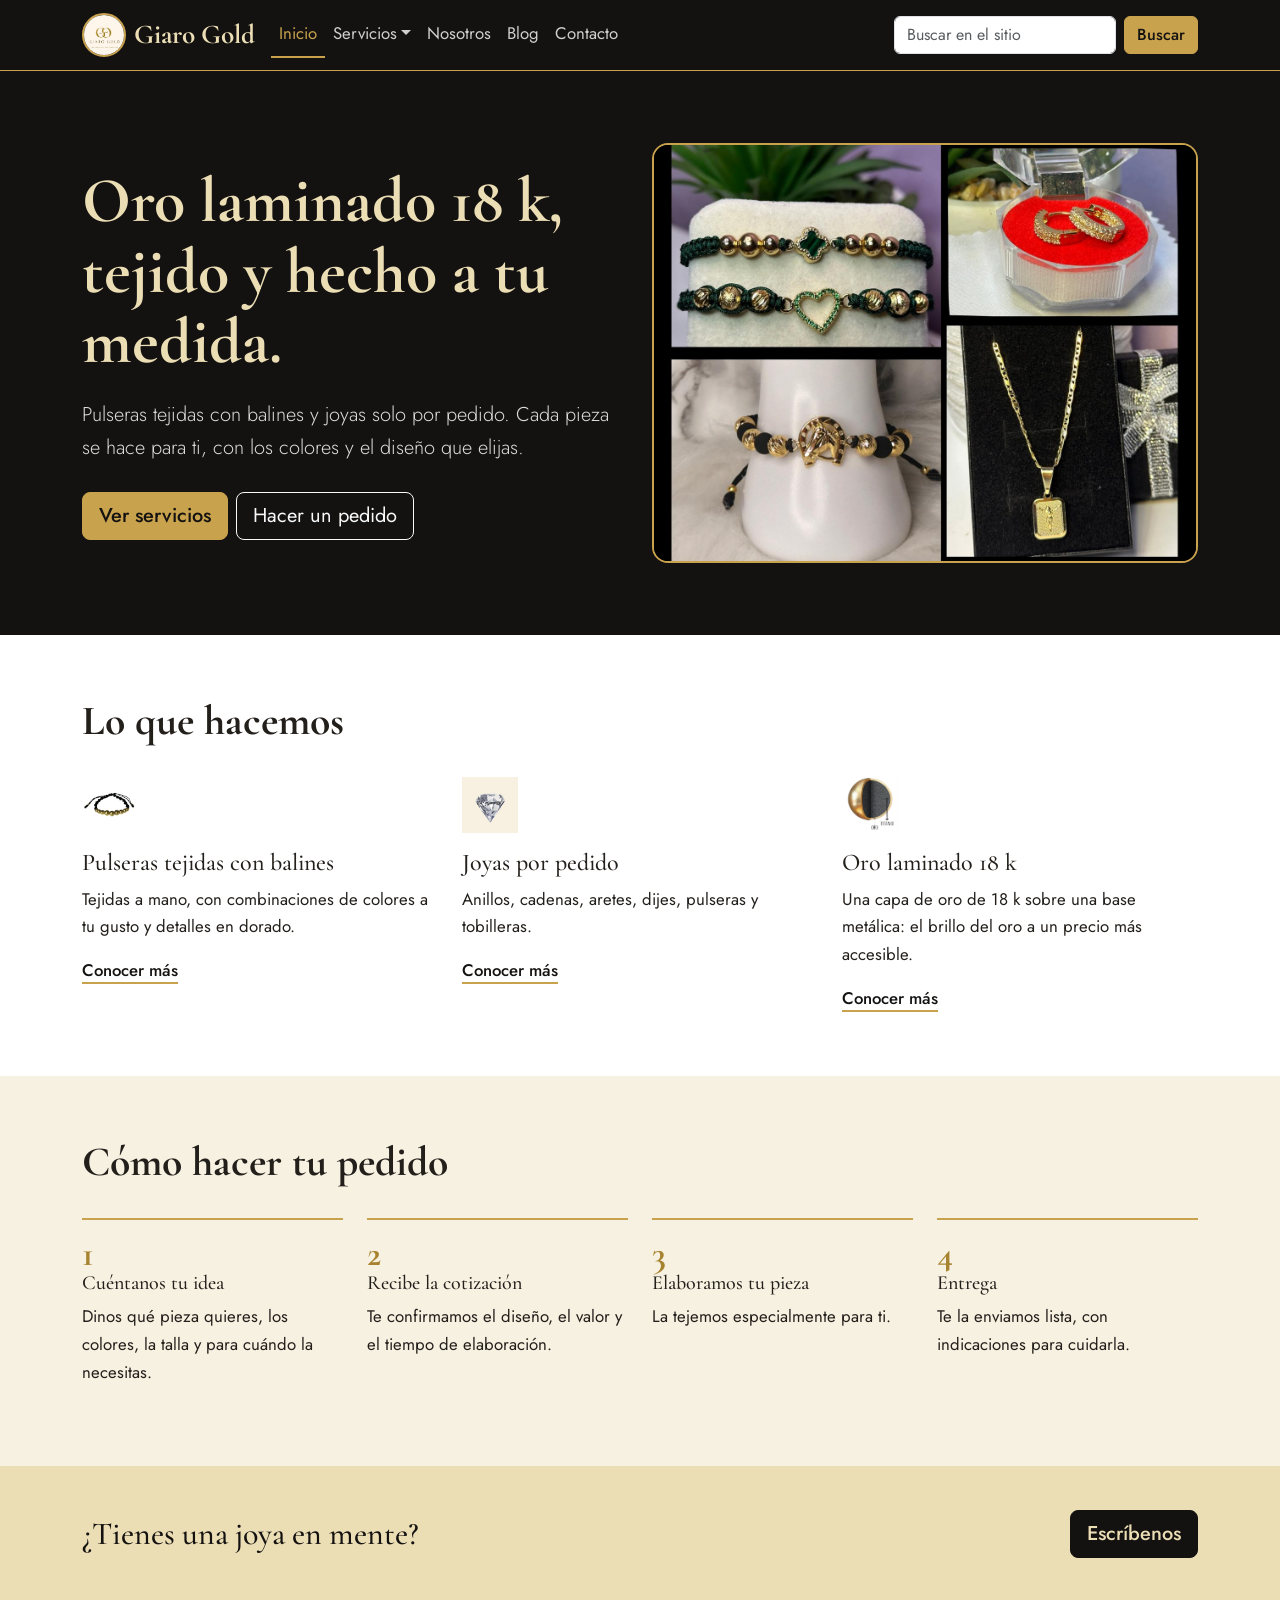
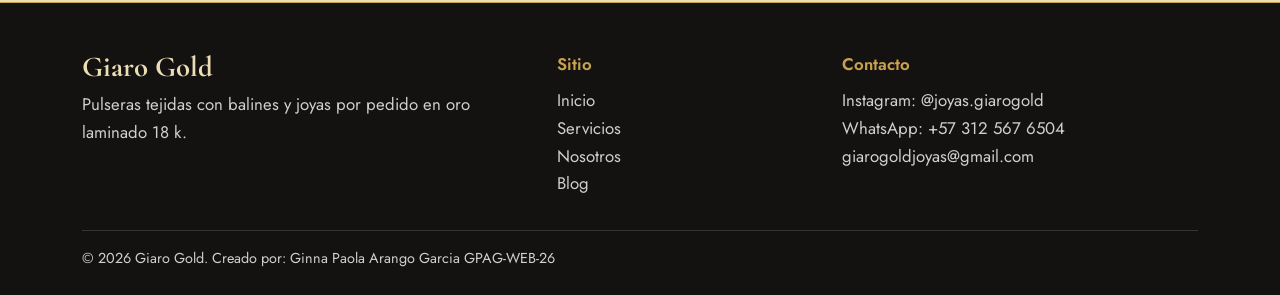
<file: index.html>
<!DOCTYPE html>
<html lang="es">
<head>
  <meta charset="UTF-8">
  <meta name="viewport" content="width=device-width, initial-scale=1">
  <meta name="description" content="Giaro Gold: pulseras tejidas con balines y joyas por pedido en oro laminado 18 k.">
  <title>Joyería en oro laminado 18 k | Giaro Gold</title>
  <link rel="icon" type="image/svg+xml" href="img/logo.png">
  <!-- Bootstrap 5 por CDN -->
  <link href="https://cdn.jsdelivr.net/npm/bootstrap@5.3.3/dist/css/bootstrap.min.css" rel="stylesheet">
  <!-- Tipografías -->
  <link rel="preconnect" href="https://fonts.googleapis.com">
  <link rel="preconnect" href="https://fonts.gstatic.com" crossorigin>
  <link href="https://fonts.googleapis.com/css2?family=Cormorant+Garamond:wght@600;700&family=Jost:wght@400;500;600&display=swap" rel="stylesheet">
  <!-- Estilos propios -->
  <link rel="stylesheet" href="css/style.css">
</head>
<body>
<header>
<nav class="navbar navbar-expand-lg navbar-dark sticky-top barra-principal">
  <div class="container">
    <a class="navbar-brand d-flex align-items-center gap-2" href="index.html">
      <img src="img/logo.png" alt="Giaro Gold" class="logo-redondo">
      <span>Giaro Gold</span>
    </a>
    <button class="navbar-toggler" type="button" data-bs-toggle="collapse" data-bs-target="#menuPrincipal"
            aria-controls="menuPrincipal" aria-expanded="false" aria-label="Abrir menú">
      <span class="navbar-toggler-icon"></span>
    </button>

    <div class="collapse navbar-collapse" id="menuPrincipal">
      <ul class="navbar-nav me-auto mb-2 mb-lg-0">
        <li class="nav-item"><a class="nav-link active" href="index.html" aria-current="page">Inicio</a></li>
        <li class="nav-item dropdown">
          <a class="nav-link dropdown-toggle" href="#" role="button" data-bs-toggle="dropdown" aria-expanded="false">Servicios</a>
          <ul class="dropdown-menu">
            <li><a class="dropdown-item" href="servicios.html">Todos los servicios</a></li>
            <li><hr class="dropdown-divider"></li>
            <li><a class="dropdown-item" href="servicios.html#pulseras">Pulseras tejidas con balines</a></li>
            <li><a class="dropdown-item" href="servicios.html#pedido">Joyas por pedido</a></li>
            <li><a class="dropdown-item" href="servicios.html#laminado">Oro laminado 18 k</a></li>
            <li><a class="dropdown-item" href="servicios.html#cuidado">Cuidado de tus joyas</a></li>
          </ul>
        </li>
        <li class="nav-item"><a class="nav-link" href="nosotros.html">Nosotros</a></li>
        <li class="nav-item"><a class="nav-link" href="blog.html">Blog</a></li>
        <li class="nav-item"><a class="nav-link" href="contacto.html">Contacto</a></li>
      </ul>

      <!-- Buscador integrado en el navbar -->
      <form id="formBuscador" class="d-flex" role="search" novalidate>
        <input id="campoBusqueda" class="form-control me-2" type="search" placeholder="Buscar en el sitio" aria-label="Buscar en el sitio" autocomplete="off">
        <button class="btn btn-oro" type="submit">Buscar</button>
      </form>
    </div>
  </div>
</nav>
</header>

<main>

<section class="hero">
  <div class="container">
    <div class="row align-items-center gy-4">
      <div class="col-lg-6">
        <h1>Oro laminado 18 k, tejido y hecho a tu medida.</h1>
        <p class="lead">Pulseras tejidas con balines y joyas solo por pedido. Cada pieza se hace para ti, con los colores y el diseño que elijas.</p>
        <div class="d-flex flex-wrap gap-2">
          <a href="servicios.html" class="btn btn-oro btn-lg">Ver servicios</a>
          <a href="contacto.html" class="btn btn-outline-light btn-lg">Hacer un pedido</a>
        </div>
      </div>
      <div class="col-lg-6">
      <img src="img/pulseragrande.png" class="img-fluid imagen-hero" alt="Pulseras tejidas con balines de Giaro Gold">
      </div>
    </div>
  </div>
</section>

<section class="seccion">
  <div class="container">
    <h2 class="seccion-titulo">Lo que hacemos</h2>
    <div class="row g-4">
      <div class="col-md-4">
        <img src="img/iconopulsera.png" alt="" class="icono mb-3">
        <h3 class="h4">Pulseras tejidas con balines</h3>
        <p>Tejidas a mano, con combinaciones de colores a tu gusto y detalles en dorado.</p>
        <a href="servicios.html#pulseras" class="enlace-oro">Conocer más</a>
      </div>
      <div class="col-md-4">
        <img src="img/icono-joya.png" alt="" class="icono mb-3">
        <h3 class="h4">Joyas por pedido</h3>
        <p>Anillos, cadenas, aretes, dijes, pulseras y tobilleras.</p>
        <a href="servicios.html#pedido" class="enlace-oro">Conocer más</a>
      </div>
      <div class="col-md-4">
        <img src="img/icono-oro.png" alt="" class="icono mb-3">
        <h3 class="h4">Oro laminado 18 k</h3>
        <p>Una capa de oro de 18 k sobre una base metálica: el brillo del oro a un precio más accesible.</p>
        <a href="servicios.html#laminado" class="enlace-oro">Conocer más</a>
      </div>
    </div>
  </div>
</section>

<section class="seccion seccion-clara">
  <div class="container">
    <h2 class="seccion-titulo">Cómo hacer tu pedido</h2>
    <ol class="pasos">
      <li><h3 class="h5">Cuéntanos tu idea</h3><p>Dinos qué pieza quieres, los colores, la talla y para cuándo la necesitas.</p></li>
      <li><h3 class="h5">Recibe la cotización</h3><p>Te confirmamos el diseño, el valor y el tiempo de elaboración.</p></li>
      <li><h3 class="h5">Elaboramos tu pieza</h3><p>La tejemos especialmente para ti.</p></li>
      <li><h3 class="h5">Entrega</h3><p>Te la enviamos lista, con indicaciones para cuidarla.</p></li>
    </ol>
  </div>
</section>

<section class="banda-cta">
  <div class="container d-flex flex-column flex-md-row align-items-md-center justify-content-between gap-3">
    <h2 class="h2 mb-0">¿Tienes una joya en mente?</h2>
    <a href="contacto.html" class="btn btn-oscuro btn-lg">Escríbenos</a>
  </div>
</section>

</main>

<footer class="pie">
  <div class="container">
    <div class="row gy-4">
      <div class="col-md-5">
        <p class="pie-marca">Giaro Gold</p>
        <p class="mb-0">Pulseras tejidas con balines y joyas por pedido en oro laminado 18 k.</p>
      </div>
      <div class="col-6 col-md-3">
        <p class="pie-titulo">Sitio</p>
        <ul class="list-unstyled mb-0">
          <li><a href="index.html">Inicio</a></li>
          <li><a href="servicios.html">Servicios</a></li>
          <li><a href="nosotros.html">Nosotros</a></li>
          <li><a href="blog.html">Blog</a></li>
        </ul>
      </div>
      <div class="col-6 col-md-4">
        <p class="pie-titulo">Contacto</p>
        <ul class="list-unstyled mb-0">
          <li>Instagram: @joyas.giarogold</li>
          <li>WhatsApp: +57 312 567 6504</li>
          <li>giarogoldjoyas@gmail.com</li>
        </ul>
      </div>
    </div>
    <p class="pie-legal mb-0">© 2026 Giaro Gold. Creado por: Ginna Paola Arango Garcia GPAG-WEB-26</p>
  </div>
</footer>

<!-- Ventana con los resultados de la búsqueda (Bootstrap Modal) -->
<div class="modal fade" id="modalResultados" tabindex="-1" aria-labelledby="tituloResultados" aria-hidden="true">
  <div class="modal-dialog modal-lg modal-dialog-scrollable">
    <div class="modal-content">
      <div class="modal-header">
        <h2 class="modal-title fs-4" id="tituloResultados">Resultados de la búsqueda</h2>
        <button type="button" class="btn-close" data-bs-dismiss="modal" aria-label="Cerrar"></button>
      </div>
      <div class="modal-body" id="contenedorResultados" aria-live="polite"></div>
      <div class="modal-footer">
        <button type="button" id="btnLimpiar" class="btn btn-outline-dark">Limpiar búsqueda</button>
        <button type="button" class="btn btn-oro" data-bs-dismiss="modal">Cerrar</button>
      </div>
    </div>
  </div>
</div>

<!-- Bootstrap JS (necesario para el dropdown, el menú móvil y el modal) -->
<script src="https://cdn.jsdelivr.net/npm/bootstrap@5.3.3/dist/js/bootstrap.bundle.min.js"></script>
<!-- Lógica propia: buscador y formulario -->
<script src="js/script.js"></script>
</body>
</html>
</file>
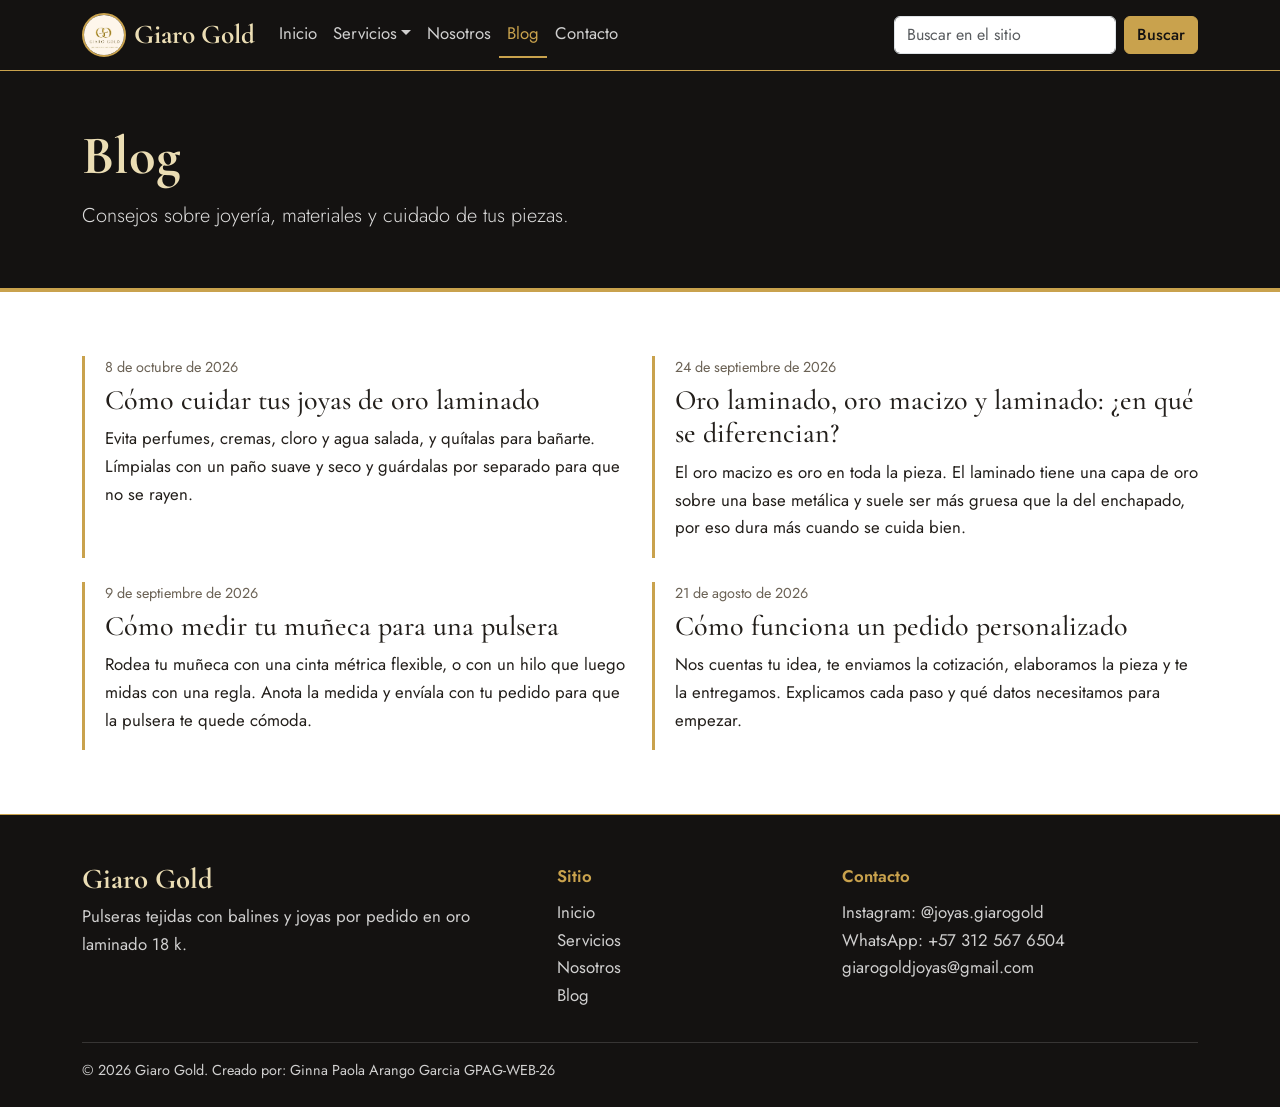
<file: blog.html>
<!DOCTYPE html>
<html lang="es">
<head>
  <meta charset="UTF-8">
  <meta name="viewport" content="width=device-width, initial-scale=1">
  <meta name="description" content="Artículos sobre oro laminado, cuidado de joyas y pedidos personalizados.">
  <title>Blog | Giaro Gold</title>
  <link rel="icon" type="image/svg+xml" href="img/logo.png">
  <!-- Bootstrap 5 por CDN -->
  <link href="https://cdn.jsdelivr.net/npm/bootstrap@5.3.3/dist/css/bootstrap.min.css" rel="stylesheet">
  <!-- Tipografías -->
  <link rel="preconnect" href="https://fonts.googleapis.com">
  <link rel="preconnect" href="https://fonts.gstatic.com" crossorigin>
  <link href="https://fonts.googleapis.com/css2?family=Cormorant+Garamond:wght@600;700&family=Jost:wght@400;500;600&display=swap" rel="stylesheet">
  <!-- Estilos propios -->
  <link rel="stylesheet" href="css/style.css">
</head>
<body>
<header>
<nav class="navbar navbar-expand-lg navbar-dark sticky-top barra-principal">
  <div class="container">
    <a class="navbar-brand d-flex align-items-center gap-2" href="index.html">
      <img src="img/logo.png" alt="Giaro Gold" class="logo-redondo">
      <span>Giaro Gold</span>
    </a>
    <button class="navbar-toggler" type="button" data-bs-toggle="collapse" data-bs-target="#menuPrincipal"
            aria-controls="menuPrincipal" aria-expanded="false" aria-label="Abrir menú">
      <span class="navbar-toggler-icon"></span>
    </button>

    <div class="collapse navbar-collapse" id="menuPrincipal">
      <ul class="navbar-nav me-auto mb-2 mb-lg-0">
        <li class="nav-item"><a class="nav-link" href="index.html">Inicio</a></li>
        <li class="nav-item dropdown">
          <a class="nav-link dropdown-toggle" href="#" role="button" data-bs-toggle="dropdown" aria-expanded="false">Servicios</a>
          <ul class="dropdown-menu">
            <li><a class="dropdown-item" href="servicios.html">Todos los servicios</a></li>
            <li><hr class="dropdown-divider"></li>
            <li><a class="dropdown-item" href="servicios.html#pulseras">Pulseras tejidas con balines</a></li>
            <li><a class="dropdown-item" href="servicios.html#pedido">Joyas por pedido</a></li>
            <li><a class="dropdown-item" href="servicios.html#laminado">Oro laminado 18 k</a></li>
            <li><a class="dropdown-item" href="servicios.html#cuidado">Cuidado de tus joyas</a></li>
          </ul>
        </li>
        <li class="nav-item"><a class="nav-link" href="nosotros.html">Nosotros</a></li>
        <li class="nav-item"><a class="nav-link active" href="blog.html" aria-current="page">Blog</a></li>
        <li class="nav-item"><a class="nav-link" href="contacto.html">Contacto</a></li>
      </ul>

      <!-- Buscador integrado en el navbar -->
      <form id="formBuscador" class="d-flex" role="search" novalidate>
        <input id="campoBusqueda" class="form-control me-2" type="search" placeholder="Buscar en el sitio" aria-label="Buscar en el sitio" autocomplete="off">
        <button class="btn btn-oro" type="submit">Buscar</button>
      </form>
    </div>
  </div>
</nav>
</header>

<main>
<section class="encabezado-pagina">
  <div class="container">
    <h1>Blog</h1>
    <p class="lead">Consejos sobre joyería, materiales y cuidado de tus piezas.</p>
  </div>
</section>
<section class="seccion">
  <div class="container">
    <div class="row g-4">
<div class="col-md-6">
  <article class="entrada" id="post-cuidado">
    <p class="entrada-fecha">8 de octubre de 2026</p>
    <h2 class="h3">Cómo cuidar tus joyas de oro laminado</h2>
    <p>Evita perfumes, cremas, cloro y agua salada, y quítalas para bañarte. Límpialas con un paño suave y seco y guárdalas por separado para que no se rayen.</p>
  </article>
</div>
<div class="col-md-6">
  <article class="entrada" id="post-diferencias">
    <p class="entrada-fecha">24 de septiembre de 2026</p>
    <h2 class="h3">Oro laminado, oro macizo y laminado: ¿en qué se diferencian?</h2>
    <p>El oro macizo es oro en toda la pieza. El laminado tiene una capa de oro sobre una base metálica y suele ser más gruesa que la del enchapado, por eso dura más cuando se cuida bien.</p>
  </article>
</div>
<div class="col-md-6">
  <article class="entrada" id="post-talla">
    <p class="entrada-fecha">9 de septiembre de 2026</p>
    <h2 class="h3">Cómo medir tu muñeca para una pulsera</h2>
    <p>Rodea tu muñeca con una cinta métrica flexible, o con un hilo que luego midas con una regla. Anota la medida y envíala con tu pedido para que la pulsera te quede cómoda.</p>
  </article>
</div>
<div class="col-md-6">
  <article class="entrada" id="post-pedido">
    <p class="entrada-fecha">21 de agosto de 2026</p>
    <h2 class="h3">Cómo funciona un pedido personalizado</h2>
    <p>Nos cuentas tu idea, te enviamos la cotización, elaboramos la pieza y te la entregamos. Explicamos cada paso y qué datos necesitamos para empezar.</p>
  </article>
</div>
    </div>
  </div>
</section>
</main>

<footer class="pie">
  <div class="container">
    <div class="row gy-4">
      <div class="col-md-5">
        <p class="pie-marca">Giaro Gold</p>
        <p class="mb-0">Pulseras tejidas con balines y joyas por pedido en oro laminado 18 k.</p>
      </div>
      <div class="col-6 col-md-3">
        <p class="pie-titulo">Sitio</p>
        <ul class="list-unstyled mb-0">
          <li><a href="index.html">Inicio</a></li>
          <li><a href="servicios.html">Servicios</a></li>
          <li><a href="nosotros.html">Nosotros</a></li>
          <li><a href="blog.html">Blog</a></li>
        </ul>
      </div>
      <div class="col-6 col-md-4">
        <p class="pie-titulo">Contacto</p>
        <ul class="list-unstyled mb-0">
          <li>Instagram: @joyas.giarogold</li>
          <li>WhatsApp: +57 312 567 6504</li>
          <li>giarogoldjoyas@gmail.com</li>
        </ul>
      </div>
    </div>
    <p class="pie-legal mb-0">© 2026 Giaro Gold. Creado por: Ginna Paola Arango Garcia GPAG-WEB-26</p>
  </div>
</footer>

<!-- Ventana con los resultados de la búsqueda (Bootstrap Modal) -->
<div class="modal fade" id="modalResultados" tabindex="-1" aria-labelledby="tituloResultados" aria-hidden="true">
  <div class="modal-dialog modal-lg modal-dialog-scrollable">
    <div class="modal-content">
      <div class="modal-header">
        <h2 class="modal-title fs-4" id="tituloResultados">Resultados de la búsqueda</h2>
        <button type="button" class="btn-close" data-bs-dismiss="modal" aria-label="Cerrar"></button>
      </div>
      <div class="modal-body" id="contenedorResultados" aria-live="polite"></div>
      <div class="modal-footer">
        <button type="button" id="btnLimpiar" class="btn btn-outline-dark">Limpiar búsqueda</button>
        <button type="button" class="btn btn-oro" data-bs-dismiss="modal">Cerrar</button>
      </div>
    </div>
  </div>
</div>

<!-- Bootstrap JS (necesario para el dropdown, el menú móvil y el modal) -->
<script src="https://cdn.jsdelivr.net/npm/bootstrap@5.3.3/dist/js/bootstrap.bundle.min.js"></script>
<!-- Lógica propia: buscador y formulario -->
<script src="js/script.js"></script>
</body>
</html>
</file>
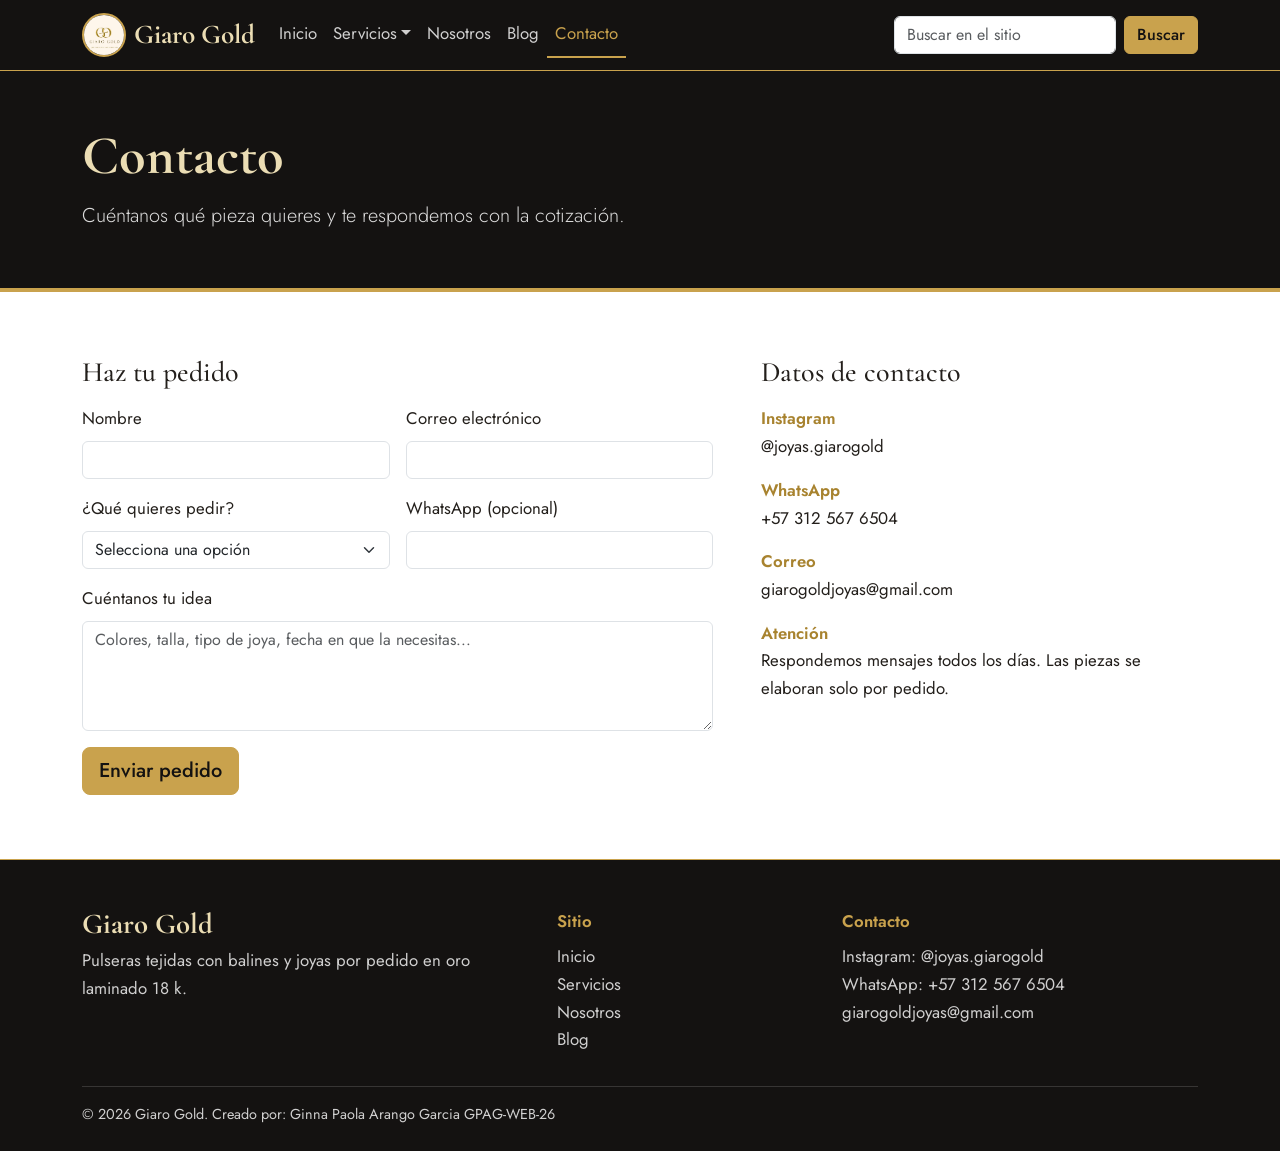
<file: contacto.html>
<!DOCTYPE html>
<html lang="es">
<head>
  <meta charset="UTF-8">
  <meta name="viewport" content="width=device-width, initial-scale=1">
  <meta name="description" content="Escríbenos para hacer tu pedido de pulseras tejidas o joyas en oro laminado 18 k.">
  <title>Contacto | Giaro Gold</title>
  <link rel="icon" type="image/svg+xml" href="img/logo.png">
  <!-- Bootstrap 5 por CDN -->
  <link href="https://cdn.jsdelivr.net/npm/bootstrap@5.3.3/dist/css/bootstrap.min.css" rel="stylesheet">
  <!-- Tipografías -->
  <link rel="preconnect" href="https://fonts.googleapis.com">
  <link rel="preconnect" href="https://fonts.gstatic.com" crossorigin>
  <link href="https://fonts.googleapis.com/css2?family=Cormorant+Garamond:wght@600;700&family=Jost:wght@400;500;600&display=swap" rel="stylesheet">
  <!-- Estilos propios -->
  <link rel="stylesheet" href="css/style.css">
</head>
<body>
<header>
<nav class="navbar navbar-expand-lg navbar-dark sticky-top barra-principal">
  <div class="container">
    <a class="navbar-brand d-flex align-items-center gap-2" href="index.html">
      <img src="img/logo.png" alt="Giaro Gold" class="logo-redondo">
      <span>Giaro Gold</span>
    </a>
    <button class="navbar-toggler" type="button" data-bs-toggle="collapse" data-bs-target="#menuPrincipal"
            aria-controls="menuPrincipal" aria-expanded="false" aria-label="Abrir menú">
      <span class="navbar-toggler-icon"></span>
    </button>

    <div class="collapse navbar-collapse" id="menuPrincipal">
      <ul class="navbar-nav me-auto mb-2 mb-lg-0">
        <li class="nav-item"><a class="nav-link" href="index.html">Inicio</a></li>
        <li class="nav-item dropdown">
          <a class="nav-link dropdown-toggle" href="#" role="button" data-bs-toggle="dropdown" aria-expanded="false">Servicios</a>
          <ul class="dropdown-menu">
            <li><a class="dropdown-item" href="servicios.html">Todos los servicios</a></li>
            <li><hr class="dropdown-divider"></li>
            <li><a class="dropdown-item" href="servicios.html#pulseras">Pulseras tejidas con balines</a></li>
            <li><a class="dropdown-item" href="servicios.html#pedido">Joyas por pedido</a></li>
            <li><a class="dropdown-item" href="servicios.html#laminado">Oro laminado 18 k</a></li>
            <li><a class="dropdown-item" href="servicios.html#cuidado">Cuidado de tus joyas</a></li>
          </ul>
        </li>
        <li class="nav-item"><a class="nav-link" href="nosotros.html">Nosotros</a></li>
        <li class="nav-item"><a class="nav-link" href="blog.html">Blog</a></li>
        <li class="nav-item"><a class="nav-link active" href="contacto.html" aria-current="page">Contacto</a></li>
      </ul>

      <!-- Buscador integrado en el navbar -->
      <form id="formBuscador" class="d-flex" role="search" novalidate>
        <input id="campoBusqueda" class="form-control me-2" type="search" placeholder="Buscar en el sitio" aria-label="Buscar en el sitio" autocomplete="off">
        <button class="btn btn-oro" type="submit">Buscar</button>
      </form>
    </div>
  </div>
</nav>
</header>

<main>
<section class="encabezado-pagina">
  <div class="container">
    <h1>Contacto</h1>
    <p class="lead">Cuéntanos qué pieza quieres y te respondemos con la cotización.</p>
  </div>
</section>
<section class="seccion">
  <div class="container">
    <div class="row g-5">
      <div class="col-lg-7">
        <h2 class="h3 mb-3">Haz tu pedido</h2>
        <div id="mensajeFormulario" aria-live="polite"></div>
        <form id="formContacto" class="needs-validation" novalidate>
          <div class="row g-3">
            <div class="col-md-6">
              <label for="nombre" class="form-label">Nombre</label>
              <input type="text" class="form-control" id="nombre" required>
              <div class="invalid-feedback">Escribe tu nombre.</div>
            </div>
            <div class="col-md-6">
              <label for="correo" class="form-label">Correo electrónico</label>
              <input type="email" class="form-control" id="correo" required>
              <div class="invalid-feedback">Escribe un correo válido.</div>
            </div>
            <div class="col-md-6">
              <label for="tipo" class="form-label">¿Qué quieres pedir?</label>
              <select class="form-select" id="tipo" required>
                <option value="">Selecciona una opción</option>
                <option>Pulsera tejida con balines</option>
                <option>Joya por pedido</option>
                <option>Consulta general</option>
              </select>
              <div class="invalid-feedback">Elige una opción.</div>
            </div>
            <div class="col-md-6">
              <label for="telefono" class="form-label">WhatsApp (opcional)</label>
              <input type="tel" class="form-control" id="telefono">
            </div>
            <div class="col-12">
              <label for="mensaje" class="form-label">Cuéntanos tu idea</label>
              <textarea class="form-control" id="mensaje" rows="4" required placeholder="Colores, talla, tipo de joya, fecha en que la necesitas..."></textarea>
              <div class="invalid-feedback">Cuéntanos brevemente tu idea.</div>
            </div>
            <div class="col-12">
              <button type="submit" class="btn btn-oro btn-lg">Enviar pedido</button>
            </div>
          </div>
        </form>
      </div>
      <div class="col-lg-5">
        <h2 class="h3 mb-3">Datos de contacto</h2>
        <dl class="datos">
          <dt>Instagram</dt><dd>@joyas.giarogold</dd>
          <dt>WhatsApp</dt><dd>+57 312 567 6504</dd>
          <dt>Correo</dt><dd>giarogoldjoyas@gmail.com</dd>
          <dt>Atención</dt><dd>Respondemos mensajes todos los días. Las piezas se elaboran solo por pedido.</dd>
        </dl>
      </div>
    </div>
  </div>
</section>

</main>

<footer class="pie">
  <div class="container">
    <div class="row gy-4">
      <div class="col-md-5">
        <p class="pie-marca">Giaro Gold</p>
        <p class="mb-0">Pulseras tejidas con balines y joyas por pedido en oro laminado 18 k.</p>
      </div>
      <div class="col-6 col-md-3">
        <p class="pie-titulo">Sitio</p>
        <ul class="list-unstyled mb-0">
          <li><a href="index.html">Inicio</a></li>
          <li><a href="servicios.html">Servicios</a></li>
          <li><a href="nosotros.html">Nosotros</a></li>
          <li><a href="blog.html">Blog</a></li>
        </ul>
      </div>
      <div class="col-6 col-md-4">
        <p class="pie-titulo">Contacto</p>
        <ul class="list-unstyled mb-0">
          <li>Instagram: @joyas.giarogold</li>
          <li>WhatsApp: +57 312 567 6504</li>
          <li>giarogoldjoyas@gmail.com</li>
        </ul>
      </div>
    </div>
    <p class="pie-legal mb-0">© 2026 Giaro Gold. Creado por: Ginna Paola Arango Garcia GPAG-WEB-26</p>
  </div>
</footer>

<!-- Ventana con los resultados de la búsqueda (Bootstrap Modal) -->
<div class="modal fade" id="modalResultados" tabindex="-1" aria-labelledby="tituloResultados" aria-hidden="true">
  <div class="modal-dialog modal-lg modal-dialog-scrollable">
    <div class="modal-content">
      <div class="modal-header">
        <h2 class="modal-title fs-4" id="tituloResultados">Resultados de la búsqueda</h2>
        <button type="button" class="btn-close" data-bs-dismiss="modal" aria-label="Cerrar"></button>
      </div>
      <div class="modal-body" id="contenedorResultados" aria-live="polite"></div>
      <div class="modal-footer">
        <button type="button" id="btnLimpiar" class="btn btn-outline-dark">Limpiar búsqueda</button>
        <button type="button" class="btn btn-oro" data-bs-dismiss="modal">Cerrar</button>
      </div>
    </div>
  </div>
</div>

<!-- Bootstrap JS (necesario para el dropdown, el menú móvil y el modal) -->
<script src="https://cdn.jsdelivr.net/npm/bootstrap@5.3.3/dist/js/bootstrap.bundle.min.js"></script>
<!-- Lógica propia: buscador y formulario -->
<script src="js/script.js"></script>
</body>
</html>
</file>
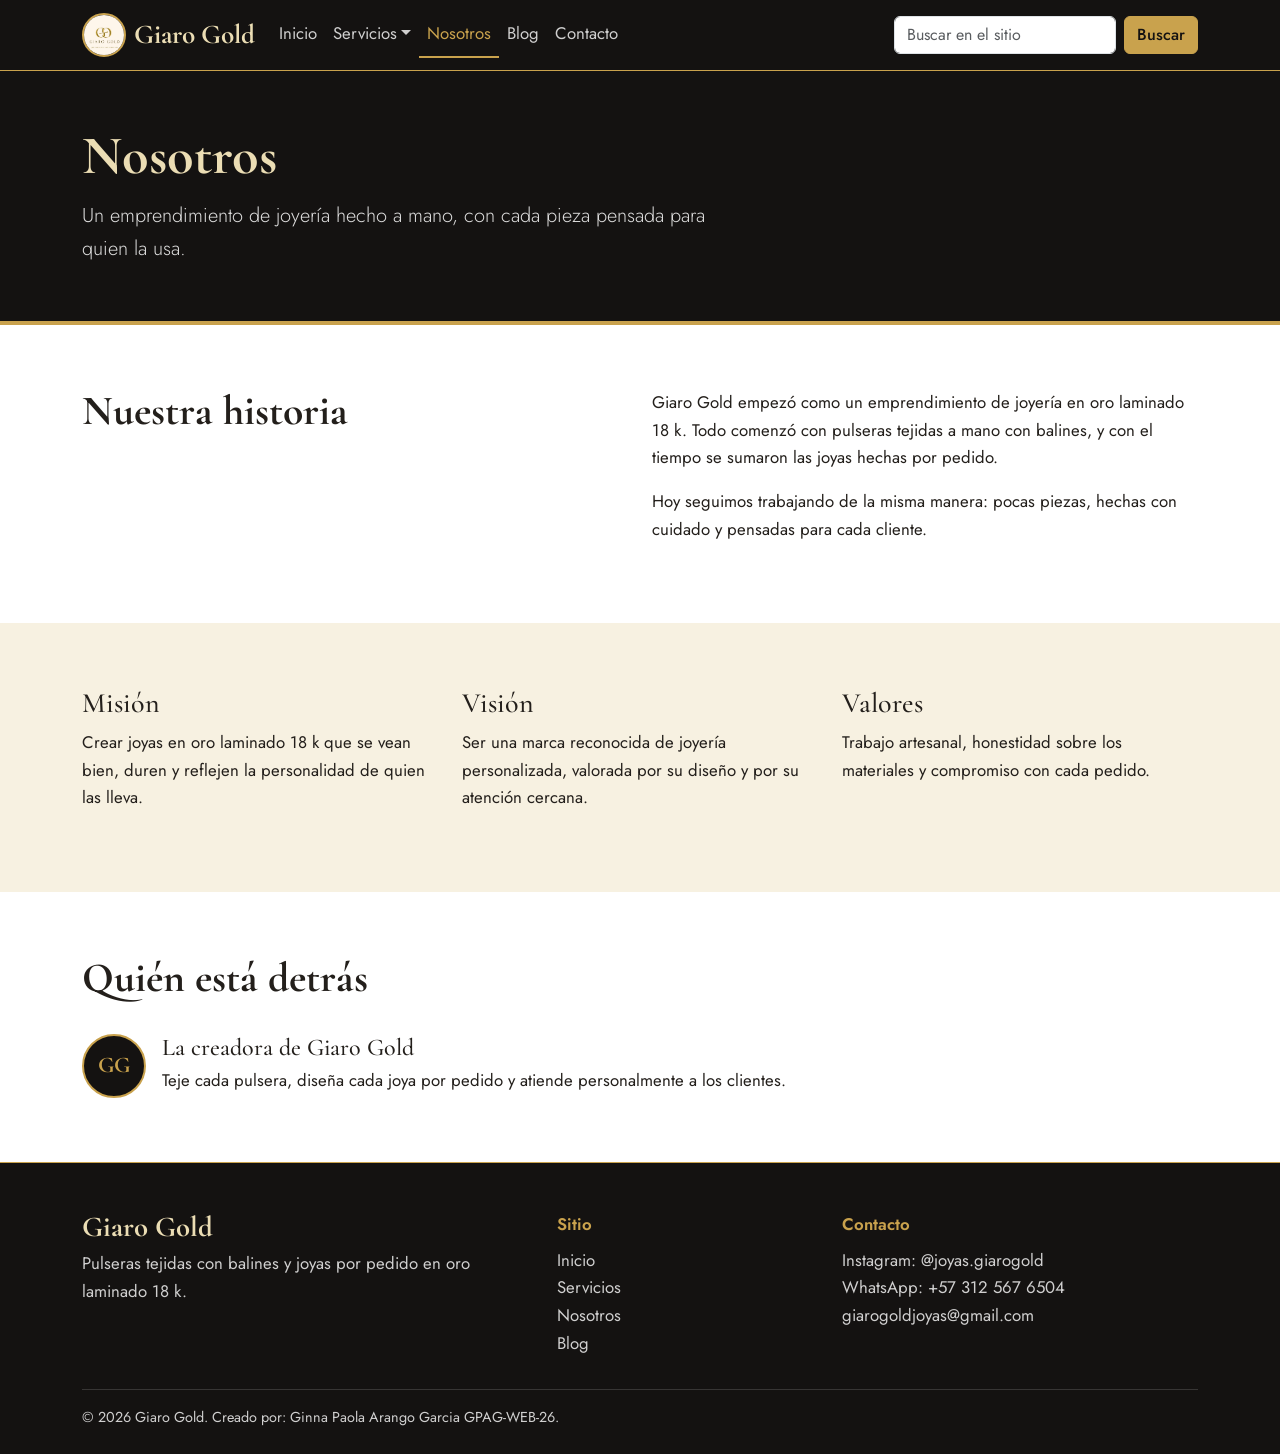
<file: nosotros.html>
<!DOCTYPE html>
<html lang="es">
<head>
  <meta charset="UTF-8">
  <meta name="viewport" content="width=device-width, initial-scale=1">
  <meta name="description" content="Conoce a Giaro Gold: nuestra historia, misión, visión y quién está detrás de cada pieza.">
  <title>Nosotros | Giaro Gold</title>
  <link rel="icon" type="image/svg+xml" href="img/logo.png">
  <!-- Bootstrap 5 por CDN -->
  <link href="https://cdn.jsdelivr.net/npm/bootstrap@5.3.3/dist/css/bootstrap.min.css" rel="stylesheet">
  <!-- Tipografías -->
  <link rel="preconnect" href="https://fonts.googleapis.com">
  <link rel="preconnect" href="https://fonts.gstatic.com" crossorigin>
  <link href="https://fonts.googleapis.com/css2?family=Cormorant+Garamond:wght@600;700&family=Jost:wght@400;500;600&display=swap" rel="stylesheet">
  <!-- Estilos propios -->
  <link rel="stylesheet" href="css/style.css">
</head>
<body>
<header>
<nav class="navbar navbar-expand-lg navbar-dark sticky-top barra-principal">
  <div class="container">
    <a class="navbar-brand d-flex align-items-center gap-2" href="index.html">
      <img src="img/logo.png" alt="Giaro Gold" class="logo-redondo">
      <span>Giaro Gold</span>
    </a>
    <button class="navbar-toggler" type="button" data-bs-toggle="collapse" data-bs-target="#menuPrincipal"
            aria-controls="menuPrincipal" aria-expanded="false" aria-label="Abrir menú">
      <span class="navbar-toggler-icon"></span>
    </button>

    <div class="collapse navbar-collapse" id="menuPrincipal">
      <ul class="navbar-nav me-auto mb-2 mb-lg-0">
        <li class="nav-item"><a class="nav-link" href="index.html">Inicio</a></li>
        <li class="nav-item dropdown">
          <a class="nav-link dropdown-toggle" href="#" role="button" data-bs-toggle="dropdown" aria-expanded="false">Servicios</a>
          <ul class="dropdown-menu">
            <li><a class="dropdown-item" href="servicios.html">Todos los servicios</a></li>
            <li><hr class="dropdown-divider"></li>
            <li><a class="dropdown-item" href="servicios.html#pulseras">Pulseras tejidas con balines</a></li>
            <li><a class="dropdown-item" href="servicios.html#pedido">Joyas por pedido</a></li>
            <li><a class="dropdown-item" href="servicios.html#laminado">Oro laminado 18 k</a></li>
            <li><a class="dropdown-item" href="servicios.html#cuidado">Cuidado de tus joyas</a></li>
          </ul>
        </li>
        <li class="nav-item"><a class="nav-link active" href="nosotros.html" aria-current="page">Nosotros</a></li>
        <li class="nav-item"><a class="nav-link" href="blog.html">Blog</a></li>
        <li class="nav-item"><a class="nav-link" href="contacto.html">Contacto</a></li>
      </ul>

      <!-- Buscador integrado en el navbar -->
      <form id="formBuscador" class="d-flex" role="search" novalidate>
        <input id="campoBusqueda" class="form-control me-2" type="search" placeholder="Buscar en el sitio" aria-label="Buscar en el sitio" autocomplete="off">
        <button class="btn btn-oro" type="submit">Buscar</button>
      </form>
    </div>
  </div>
</nav>
</header>

<main>
<section class="encabezado-pagina">
  <div class="container">
    <h1>Nosotros</h1>
    <p class="lead">Un emprendimiento de joyería hecho a mano, con cada pieza pensada para quien la usa.</p>
  </div>
</section>
<section class="seccion" id="historia">
  <div class="container">
    <div class="row gy-3">
      <div class="col-lg-6"><h2 class="seccion-titulo">Nuestra historia</h2></div>
      <div class="col-lg-6">
        <p>Giaro Gold empezó como un emprendimiento de joyería en oro laminado 18 k. Todo comenzó con pulseras tejidas a mano con balines, y con el tiempo se sumaron las joyas hechas por pedido.</p>
        <p>Hoy seguimos trabajando de la misma manera: pocas piezas, hechas con cuidado y pensadas para cada cliente.</p>
      </div>
    </div>
  </div>
</section>

<section class="seccion seccion-clara" id="mision">
  <div class="container">
    <div class="row g-4">
      <div class="col-md-4">
        <h2 class="h3">Misión</h2>
        <p>Crear joyas en oro laminado 18 k que se vean bien, duren y reflejen la personalidad de quien las lleva.</p>
      </div>
      <div class="col-md-4">
        <h2 class="h3">Visión</h2>
        <p>Ser una marca reconocida de joyería personalizada, valorada por su diseño y por su atención cercana.</p>
      </div>
      <div class="col-md-4">
        <h2 class="h3">Valores</h2>
        <p>Trabajo artesanal, honestidad sobre los materiales y compromiso con cada pedido.</p>
      </div>
    </div>
  </div>
</section>

<section class="seccion" id="equipo">
  <div class="container">
    <h2 class="seccion-titulo">Quién está detrás</h2>
    <div class="d-flex gap-3 align-items-start">
      <div class="iniciales" aria-hidden="true">GG</div>
      <div>
        <h3 class="h4 mb-1">La creadora de Giaro Gold</h3>
        <p class="mb-0">Teje cada pulsera, diseña cada joya por pedido y atiende personalmente a los clientes.</p>
      </div>
    </div>
  </div>
</section>

</main>

<footer class="pie">
  <div class="container">
    <div class="row gy-4">
      <div class="col-md-5">
        <p class="pie-marca">Giaro Gold</p>
        <p class="mb-0">Pulseras tejidas con balines y joyas por pedido en oro laminado 18 k.</p>
      </div>
      <div class="col-6 col-md-3">
        <p class="pie-titulo">Sitio</p>
        <ul class="list-unstyled mb-0">
          <li><a href="index.html">Inicio</a></li>
          <li><a href="servicios.html">Servicios</a></li>
          <li><a href="nosotros.html">Nosotros</a></li>
          <li><a href="blog.html">Blog</a></li>
        </ul>
      </div>
      <div class="col-6 col-md-4">
        <p class="pie-titulo">Contacto</p>
        <ul class="list-unstyled mb-0">
          <li>Instagram: @joyas.giarogold</li>
          <li>WhatsApp: +57 312 567 6504</li>
          <li>giarogoldjoyas@gmail.com</li>
        </ul>
      </div>
    </div>
    <p class="pie-legal mb-0">© 2026 Giaro Gold. Creado por: Ginna Paola Arango Garcia GPAG-WEB-26.</p>
  </div>
</footer>

<!-- Ventana con los resultados de la búsqueda (Bootstrap Modal) -->
<div class="modal fade" id="modalResultados" tabindex="-1" aria-labelledby="tituloResultados" aria-hidden="true">
  <div class="modal-dialog modal-lg modal-dialog-scrollable">
    <div class="modal-content">
      <div class="modal-header">
        <h2 class="modal-title fs-4" id="tituloResultados">Resultados de la búsqueda</h2>
        <button type="button" class="btn-close" data-bs-dismiss="modal" aria-label="Cerrar"></button>
      </div>
      <div class="modal-body" id="contenedorResultados" aria-live="polite"></div>
      <div class="modal-footer">
        <button type="button" id="btnLimpiar" class="btn btn-outline-dark">Limpiar búsqueda</button>
        <button type="button" class="btn btn-oro" data-bs-dismiss="modal">Cerrar</button>
      </div>
    </div>
  </div>
</div>

<!-- Bootstrap JS (necesario para el dropdown, el menú móvil y el modal) -->
<script src="https://cdn.jsdelivr.net/npm/bootstrap@5.3.3/dist/js/bootstrap.bundle.min.js"></script>
<!-- Lógica propia: buscador y formulario -->
<script src="js/script.js"></script>
</body>
</html>
</file>
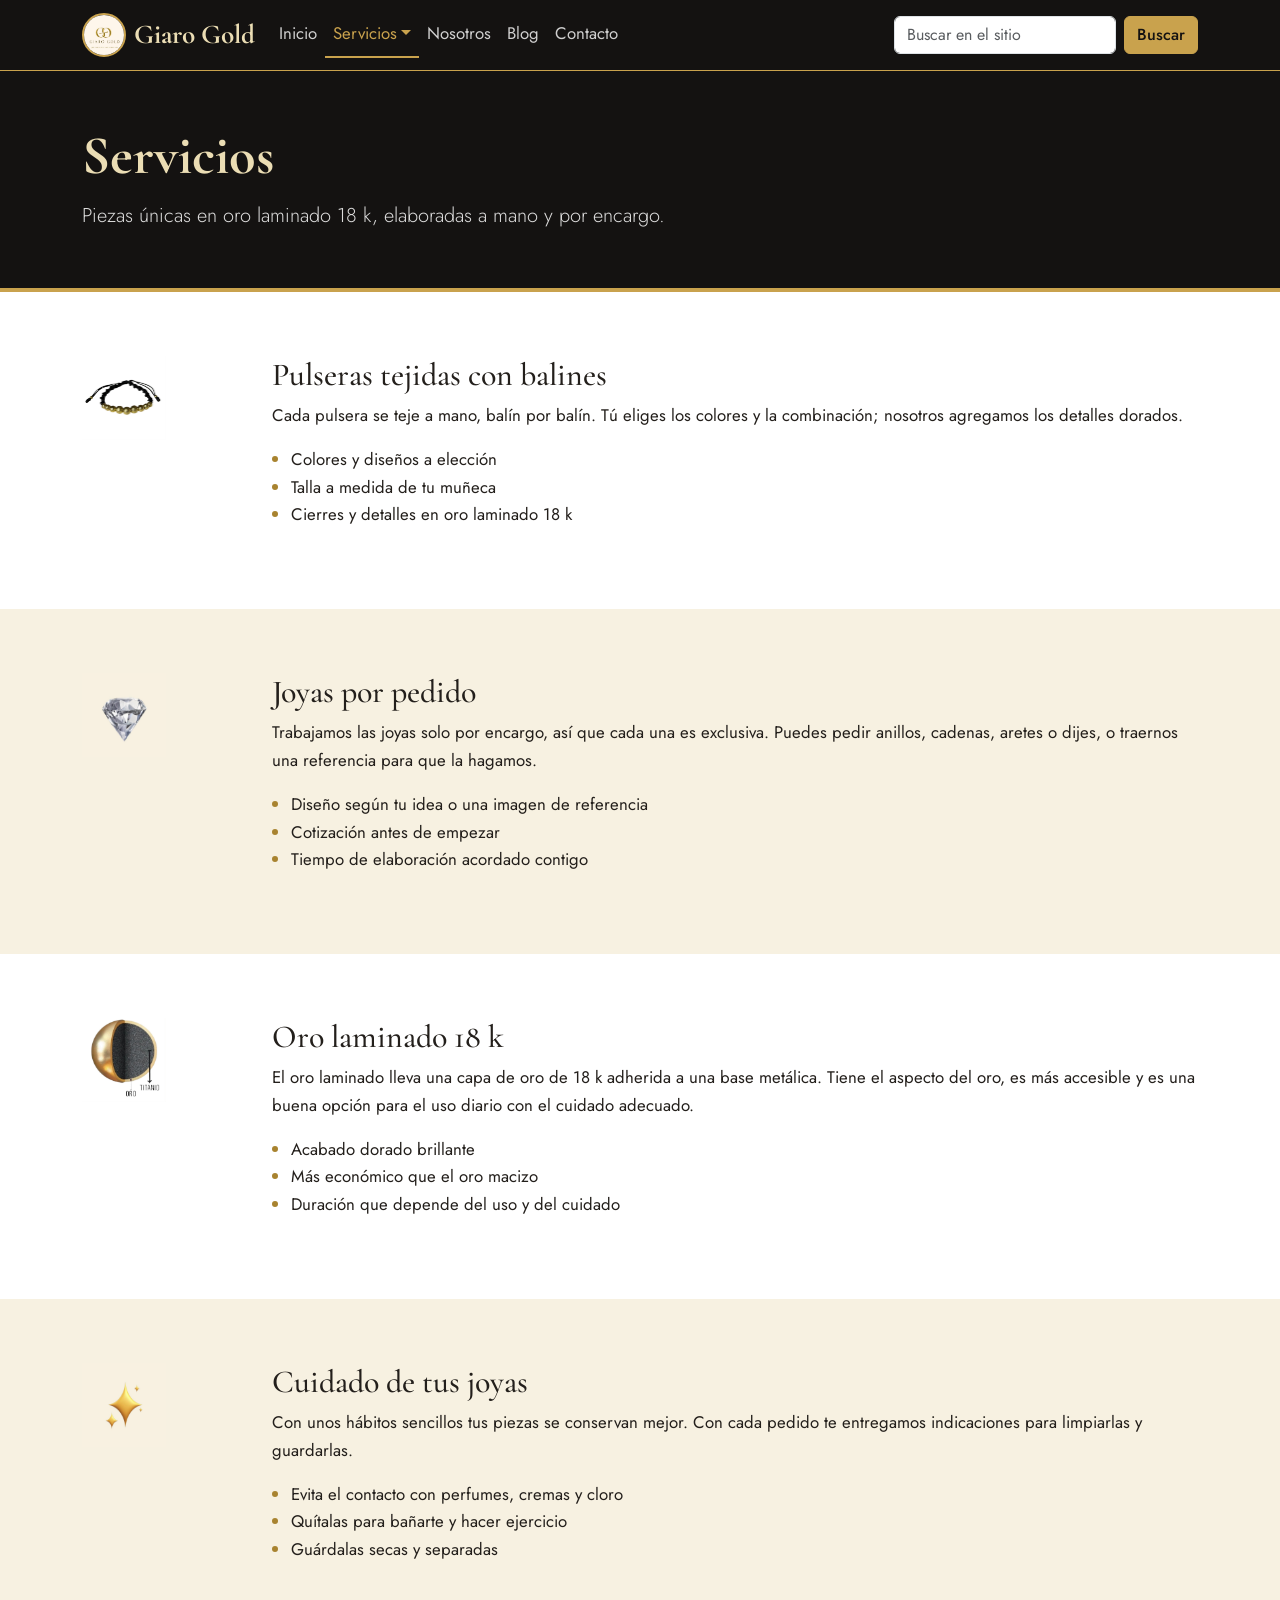
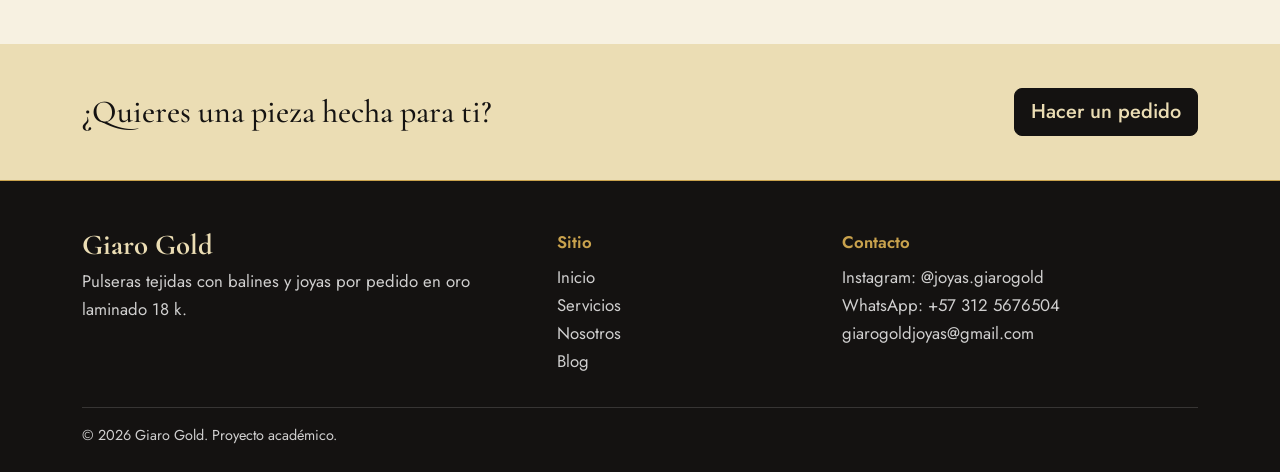
<file: servicios.html>
<!DOCTYPE html>
<html lang="es">
<head>
  <meta charset="UTF-8">
  <meta name="viewport" content="width=device-width, initial-scale=1">
  <meta name="description" content="Pulseras tejidas con balines, joyas por pedido, oro laminado 18 k y cuidado de tus joyas.">
  <title>Servicios | Giaro Gold</title>
  <link rel="icon" type="image/svg+xml" href="img/logo.png">
  <!-- Bootstrap 5 por CDN -->
  <link href="https://cdn.jsdelivr.net/npm/bootstrap@5.3.3/dist/css/bootstrap.min.css" rel="stylesheet">
  <!-- Tipografías -->
  <link rel="preconnect" href="https://fonts.googleapis.com">
  <link rel="preconnect" href="https://fonts.gstatic.com" crossorigin>
  <link href="https://fonts.googleapis.com/css2?family=Cormorant+Garamond:wght@600;700&family=Jost:wght@400;500;600&display=swap" rel="stylesheet">
  <!-- Estilos propios -->
  <link rel="stylesheet" href="css/style.css">
</head>
<body>
<header>
<nav class="navbar navbar-expand-lg navbar-dark sticky-top barra-principal">
  <div class="container">
    <a class="navbar-brand d-flex align-items-center gap-2" href="index.html">
      <img src="img/logo.png" alt="Giaro Gold" class="logo-redondo">
      <span>Giaro Gold</span>
    </a>
    <button class="navbar-toggler" type="button" data-bs-toggle="collapse" data-bs-target="#menuPrincipal"
            aria-controls="menuPrincipal" aria-expanded="false" aria-label="Abrir menú">
      <span class="navbar-toggler-icon"></span>
    </button>

    <div class="collapse navbar-collapse" id="menuPrincipal">
      <ul class="navbar-nav me-auto mb-2 mb-lg-0">
        <li class="nav-item"><a class="nav-link" href="index.html">Inicio</a></li>
        <li class="nav-item dropdown">
          <a class="nav-link dropdown-toggle active" href="#" role="button" data-bs-toggle="dropdown" aria-expanded="false">Servicios</a>
          <ul class="dropdown-menu">
            <li><a class="dropdown-item" href="servicios.html">Todos los servicios</a></li>
            <li><hr class="dropdown-divider"></li>
            <li><a class="dropdown-item" href="servicios.html#pulseras">Pulseras tejidas con balines</a></li>
            <li><a class="dropdown-item" href="servicios.html#pedido">Joyas por pedido</a></li>
            <li><a class="dropdown-item" href="servicios.html#laminado">Oro laminado 18 k</a></li>
            <li><a class="dropdown-item" href="servicios.html#cuidado">Cuidado de tus joyas</a></li>
          </ul>
        </li>
        <li class="nav-item"><a class="nav-link" href="nosotros.html">Nosotros</a></li>
        <li class="nav-item"><a class="nav-link" href="blog.html">Blog</a></li>
        <li class="nav-item"><a class="nav-link" href="contacto.html">Contacto</a></li>
      </ul>

      <!-- Buscador integrado en el navbar -->
      <form id="formBuscador" class="d-flex" role="search" novalidate>
        <input id="campoBusqueda" class="form-control me-2" type="search" placeholder="Buscar en el sitio" aria-label="Buscar en el sitio" autocomplete="off">
        <button class="btn btn-oro" type="submit">Buscar</button>
      </form>
    </div>
  </div>
</nav>
</header>

<main>
<section class="encabezado-pagina">
  <div class="container">
    <h1>Servicios</h1>
    <p class="lead">Piezas únicas en oro laminado 18 k, elaboradas a mano y por encargo.</p>
  </div>
</section>
<section class="seccion" id="pulseras">
  <div class="container">
    <div class="row gy-3 align-items-start">
      <div class="col-md-3 col-lg-2">
      <img src="img/iconopulsera.png" alt="" class="icono-grande"></div>
      <div class="col-md-9 col-lg-10">
        <h2 class="h2">Pulseras tejidas con balines</h2>
        <p>Cada pulsera se teje a mano, balín por balín. Tú eliges los colores y la combinación; nosotros agregamos los detalles dorados.</p>
        <ul class="lista-oro"><li>Colores y diseños a elección</li><li>Talla a medida de tu muñeca</li><li>Cierres y detalles en oro laminado 18 k</li></ul>
      </div>
    </div>
  </div>
</section>
<section class="seccion seccion-clara" id="pedido">
  <div class="container">
    <div class="row gy-3 align-items-start">
      <div class="col-md-3 col-lg-2">
      <img src="img/icono-joya.png" alt="" class="icono-grande"></div>
      <div class="col-md-9 col-lg-10">
        <h2 class="h2">Joyas por pedido</h2>
        <p>Trabajamos las joyas solo por encargo, así que cada una es exclusiva. Puedes pedir anillos, cadenas, aretes o dijes, o traernos una referencia para que la hagamos.</p>
        <ul class="lista-oro"><li>Diseño según tu idea o una imagen de referencia</li><li>Cotización antes de empezar</li><li>Tiempo de elaboración acordado contigo</li></ul>
      </div>
    </div>
  </div>
</section>
<section class="seccion" id="laminado">
  <div class="container">
    <div class="row gy-3 align-items-start">
      <div class="col-md-3 col-lg-2"><img src="img/icono-oro.png" alt="" class="icono-grande"></div>
      <div class="col-md-9 col-lg-10">
        <h2 class="h2">Oro laminado 18 k</h2>
        <p>El oro laminado lleva una capa de oro de 18 k adherida a una base metálica. Tiene el aspecto del oro, es más accesible y es una buena opción para el uso diario con el cuidado adecuado.</p>
        <ul class="lista-oro"><li>Acabado dorado brillante</li><li>Más económico que el oro macizo</li><li>Duración que depende del uso y del cuidado</li></ul>
      </div>
    </div>
  </div>
</section>
<section class="seccion seccion-clara" id="cuidado">
  <div class="container">
    <div class="row gy-3 align-items-start">
      <div class="col-md-3 col-lg-2"><img src="img/icono-cuidado.png" alt="" class="icono-grande"></div>
      <div class="col-md-9 col-lg-10">
        <h2 class="h2">Cuidado de tus joyas</h2>
        <p>Con unos hábitos sencillos tus piezas se conservan mejor. Con cada pedido te entregamos indicaciones para limpiarlas y guardarlas.</p>
        <ul class="lista-oro"><li>Evita el contacto con perfumes, cremas y cloro</li><li>Quítalas para bañarte y hacer ejercicio</li><li>Guárdalas secas y separadas</li></ul>
      </div>
    </div>
  </div>
</section>
<section class="banda-cta">
  <div class="container d-flex flex-column flex-md-row align-items-md-center justify-content-between gap-3">
    <h2 class="h2 mb-0">¿Quieres una pieza hecha para ti?</h2>
    <a href="contacto.html" class="btn btn-oscuro btn-lg">Hacer un pedido</a>
  </div>
</section>
</main>

<footer class="pie">
  <div class="container">
    <div class="row gy-4">
      <div class="col-md-5">
        <p class="pie-marca">Giaro Gold</p>
        <p class="mb-0">Pulseras tejidas con balines y joyas por pedido en oro laminado 18 k.</p>
      </div>
      <div class="col-6 col-md-3">
        <p class="pie-titulo">Sitio</p>
        <ul class="list-unstyled mb-0">
          <li><a href="index.html">Inicio</a></li>
          <li><a href="servicios.html">Servicios</a></li>
          <li><a href="nosotros.html">Nosotros</a></li>
          <li><a href="blog.html">Blog</a></li>
        </ul>
      </div>
      <div class="col-6 col-md-4">
        <p class="pie-titulo">Contacto</p>
        <ul class="list-unstyled mb-0">
          <li>Instagram: @joyas.giarogold</li>
          <li>WhatsApp: +57 312 5676504</li>
          <li>giarogoldjoyas@gmail.com</li>
        </ul>
      </div>
    </div>
    <p class="pie-legal mb-0">© 2026 Giaro Gold. Proyecto académico.</p>
  </div>
</footer>

<!-- Ventana con los resultados de la búsqueda (Bootstrap Modal) -->
<div class="modal fade" id="modalResultados" tabindex="-1" aria-labelledby="tituloResultados" aria-hidden="true">
  <div class="modal-dialog modal-lg modal-dialog-scrollable">
    <div class="modal-content">
      <div class="modal-header">
        <h2 class="modal-title fs-4" id="tituloResultados">Resultados de la búsqueda</h2>
        <button type="button" class="btn-close" data-bs-dismiss="modal" aria-label="Cerrar"></button>
      </div>
      <div class="modal-body" id="contenedorResultados" aria-live="polite"></div>
      <div class="modal-footer">
        <button type="button" id="btnLimpiar" class="btn btn-outline-dark">Limpiar búsqueda</button>
        <button type="button" class="btn btn-oro" data-bs-dismiss="modal">Cerrar</button>
      </div>
    </div>
  </div>
</div>

<!-- Bootstrap JS (necesario para el dropdown, el menú móvil y el modal) -->
<script src="https://cdn.jsdelivr.net/npm/bootstrap@5.3.3/dist/js/bootstrap.bundle.min.js"></script>
<!-- Lógica propia: buscador y formulario -->
<script src="js/script.js"></script>
</body>
</html>
</file>
<file: css/style.css>
/* ===== Variables de la identidad visual ===== */
:root {
  --ink: #141211;        /* negro cálido */
  --gold: #C9A24D;       /* dorado principal */
  --gold-dark: #A8832F;
  --pastel: #EBDDB4;     /* dorado pastel */
  --champagne: #F7F1E1;  /* fondo claro de secciones */
  --text: #231F1B;
  --muted: #6B6255;
}

html { scroll-padding-top: 80px; }

body {
  font-family: "Jost", system-ui, -apple-system, "Segoe UI", sans-serif;
  color: var(--text);
  font-size: 1.05rem;
  line-height: 1.65;
}

h1, h2, h3, h4, h5, .navbar-brand, .pie-marca {
  font-family: "Cormorant Garamond", Georgia, "Times New Roman", serif;
  font-weight: 700;
  line-height: 1.1;
}

a { color: var(--gold-dark); }
a:hover { color: var(--ink); }

/* ===== Botones ===== */
.btn-oro {
  background-color: var(--gold);
  border-color: var(--gold);
  color: var(--ink);
  font-weight: 500;
}
.btn-oro:hover, .btn-oro:focus {
  background-color: var(--pastel);
  border-color: var(--pastel);
  color: var(--ink);
}
.btn-oscuro {
  background-color: var(--ink);
  border-color: var(--ink);
  color: var(--pastel);
  font-weight: 500;
}
.btn-oscuro:hover, .btn-oscuro:focus {
  background-color: #2a2622;
  border-color: #2a2622;
  color: #fff;
}

/* ===== Navbar ===== */
.barra-principal {
  background-color: var(--ink);
  border-bottom: 1px solid var(--gold);
  --bs-navbar-color: rgba(255, 255, 255, .8);
  --bs-navbar-hover-color: var(--pastel);
  --bs-navbar-active-color: var(--gold);
}
.barra-principal .navbar-brand { color: var(--pastel); font-size: 1.7rem; }
.barra-principal .nav-link.active { border-bottom: 2px solid var(--gold); }
.barra-principal .dropdown-item:hover,
.barra-principal .dropdown-item:focus { background-color: var(--champagne); color: var(--ink); }
.form-control:focus, .form-select:focus {
  border-color: var(--gold);
  box-shadow: 0 0 0 .2rem rgba(201, 162, 77, .3);
}
@media (min-width: 992px) {
  #formBuscador { min-width: 300px; }
}

/* ===== Hero ===== */
.hero {
  background-color: var(--ink);
  color: #fff;
  padding: 4.5rem 0;
}
.hero h1 {
  font-size: clamp(2.4rem, 5.5vw, 4rem);
  color: var(--pastel);
  margin-bottom: 1.25rem;
}
.hero .lead { color: rgba(255, 255, 255, .85); margin-bottom: 1.75rem; max-width: 34rem; }

/* ===== Secciones ===== */
.seccion { padding: 4rem 0; }
.seccion-clara { background-color: var(--champagne); }
.seccion-titulo { font-size: clamp(2rem, 3.5vw, 2.6rem); margin-bottom: 2rem; }

.encabezado-pagina {
  background-color: var(--ink);
  color: #fff;
  padding: 3.5rem 0;
  border-bottom: 4px solid var(--gold);
}
.encabezado-pagina h1 { font-size: clamp(2.4rem, 5vw, 3.4rem); color: var(--pastel); }
.encabezado-pagina .lead { color: rgba(255, 255, 255, .85); margin: .75rem 0 0; max-width: 40rem; }

.icono { width: 56px; height: 56px; }
.icono-grande { width: 84px; height: 84px; }

.enlace-oro { font-weight: 500; text-decoration: none; border-bottom: 2px solid var(--gold); color: var(--ink); }
.enlace-oro:hover { background-color: var(--pastel); color: var(--ink); }

/* ===== Pasos (secuencia real) ===== */
.pasos {
  list-style: none;
  counter-reset: paso;
  padding: 0;
  margin: 0;
  display: grid;
  gap: 1.5rem;
  grid-template-columns: repeat(auto-fit, minmax(210px, 1fr));
}
.pasos li { counter-increment: paso; border-top: 2px solid var(--gold); padding-top: 1rem; }
.pasos li::before {
  content: counter(paso);
  display: block;
  font-family: "Cormorant Garamond", Georgia, serif;
  font-weight: 700;
  font-size: 2.2rem;
  line-height: 1;
  color: var(--gold-dark);
}

/* ===== Banda de llamada a la acción ===== */
.banda-cta { background-color: var(--pastel); color: var(--ink); padding: 2.75rem 0; }

/* ===== Servicios ===== */
.lista-oro { padding-left: 1.2rem; }
.lista-oro li::marker { color: var(--gold-dark); }

/* ===== Nosotros ===== */
.iniciales {
  flex: 0 0 64px;
  width: 64px; height: 64px;
  border-radius: 50%;
  background-color: var(--ink);
  color: var(--gold);
  border: 2px solid var(--gold);
  display: grid;
  place-items: center;
  font-family: "Cormorant Garamond", Georgia, serif;
  font-weight: 700;
  font-size: 1.4rem;
}

/* ===== Blog ===== */
.entrada { border-left: 3px solid var(--gold); padding-left: 1.25rem; height: 100%; }
.entrada-fecha { color: var(--muted); font-size: .9rem; margin-bottom: .25rem; }

/* ===== Contacto ===== */
.datos dt { font-weight: 600; color: var(--gold-dark); }
.datos dd { margin-bottom: 1rem; }

/* ===== Resultados del buscador ===== */
.resultado:hover { background-color: var(--champagne); }
.resultado h3 { font-size: 1.35rem; margin: 0; }
.etiqueta-pagina {
  background-color: var(--pastel);
  color: var(--ink);
  font-size: .8rem;
  padding: .15rem .65rem;
  border-radius: 1rem;
  white-space: nowrap;
}

/* ===== Pie de página ===== */
.pie { background-color: var(--ink); color: rgba(255, 255, 255, .8); padding: 3rem 0 1.5rem; border-top: 1px solid var(--gold); }
.pie a { color: rgba(255, 255, 255, .8); text-decoration: none; }
.pie a:hover { color: var(--pastel); }
.pie-marca { color: var(--pastel); font-size: 1.8rem; margin-bottom: .5rem; }
.pie-titulo { color: var(--gold); font-weight: 600; margin-bottom: .5rem; }
.pie-legal { margin-top: 2rem; padding-top: 1rem; border-top: 1px solid rgba(255, 255, 255, .15); font-size: .9rem; }

@media (prefers-reduced-motion: reduce) {
  * { transition: none !important; animation: none !important; }
}


/* ===== Logo redondo ===== */
.logo-redondo {
  width: 44px;
  height: 44px;
  border-radius: 50%;          /* vuelve la imagen un círculo */
  object-fit: cover;           /* recorta la imagen sin deformarla */
  border: 2px solid var(--gold);
}

/* ===== Imagen principal del hero ===== */
.imagen-hero {
  width: 100%;
  max-height: 420px;
  object-fit: cover;           /* llena el espacio sin deformarse */
  border-radius: 1rem;
  border: 2px solid var(--gold);
}
</file>
